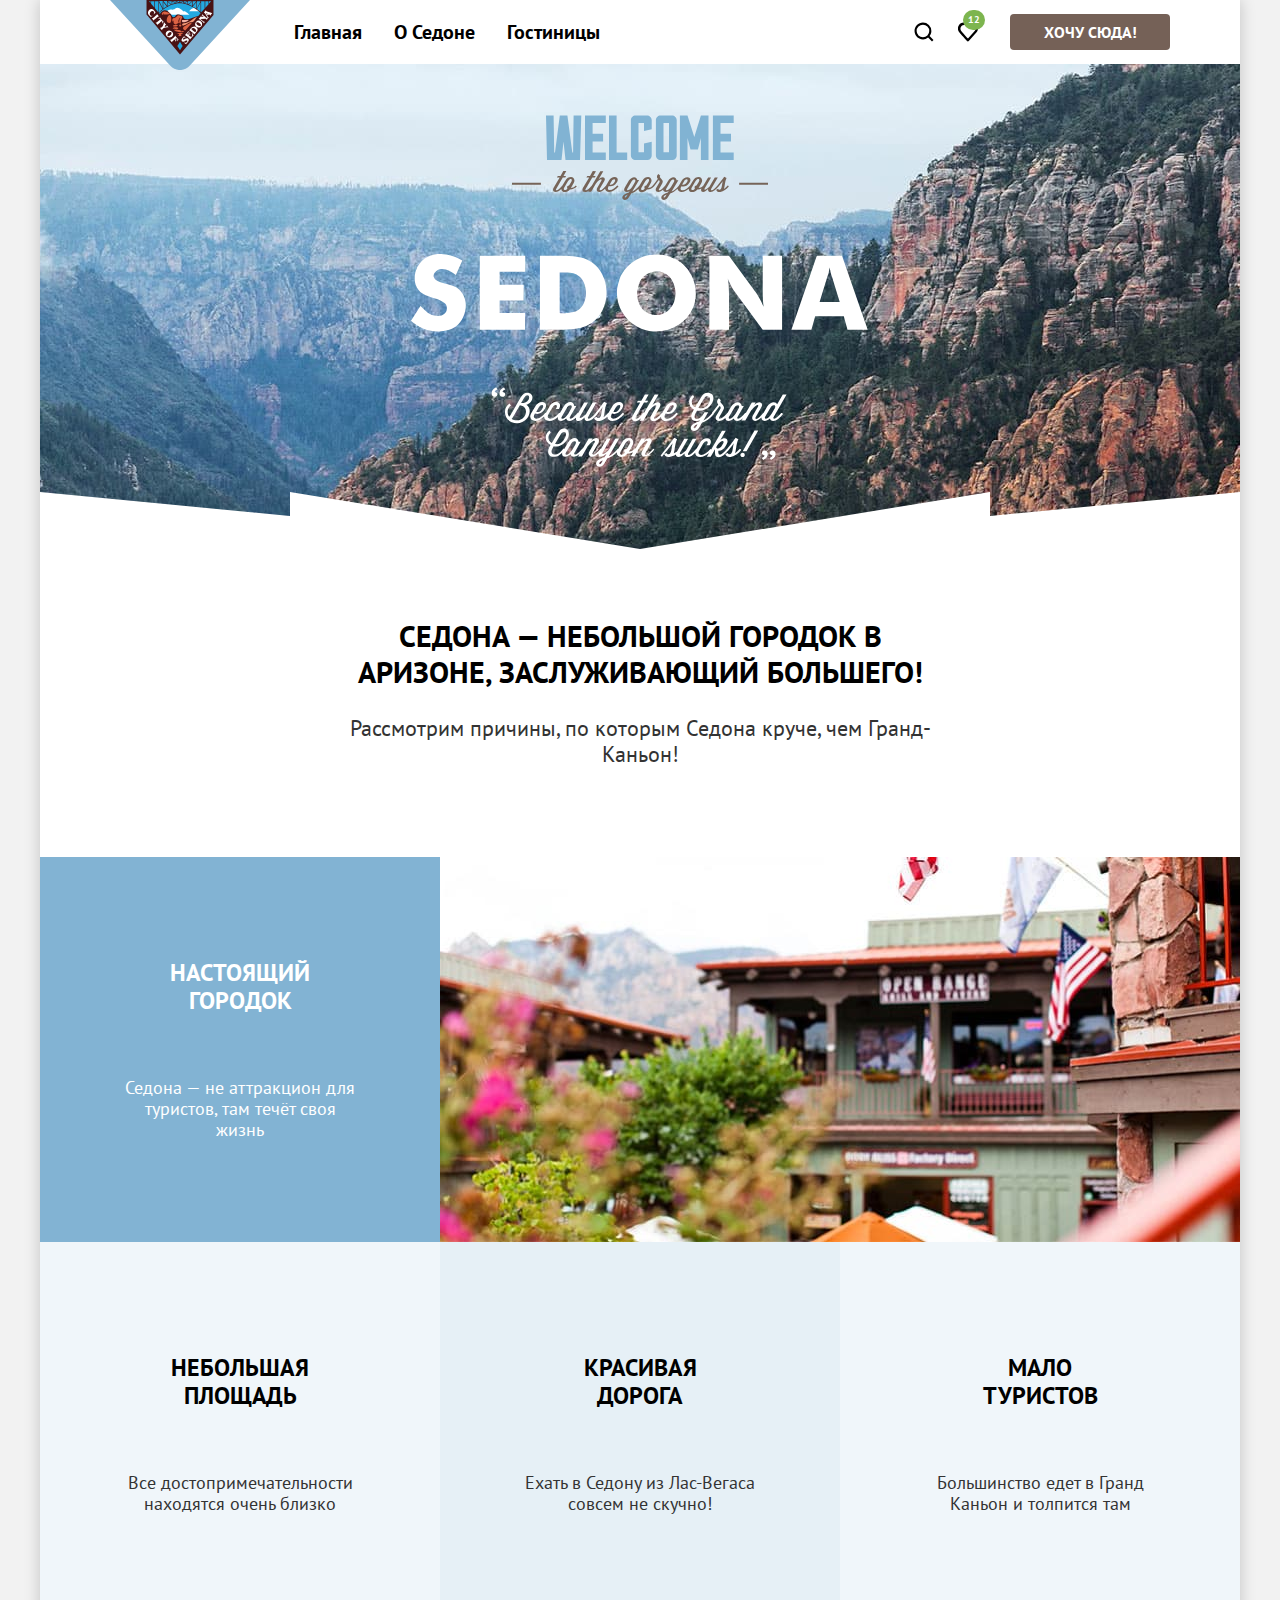
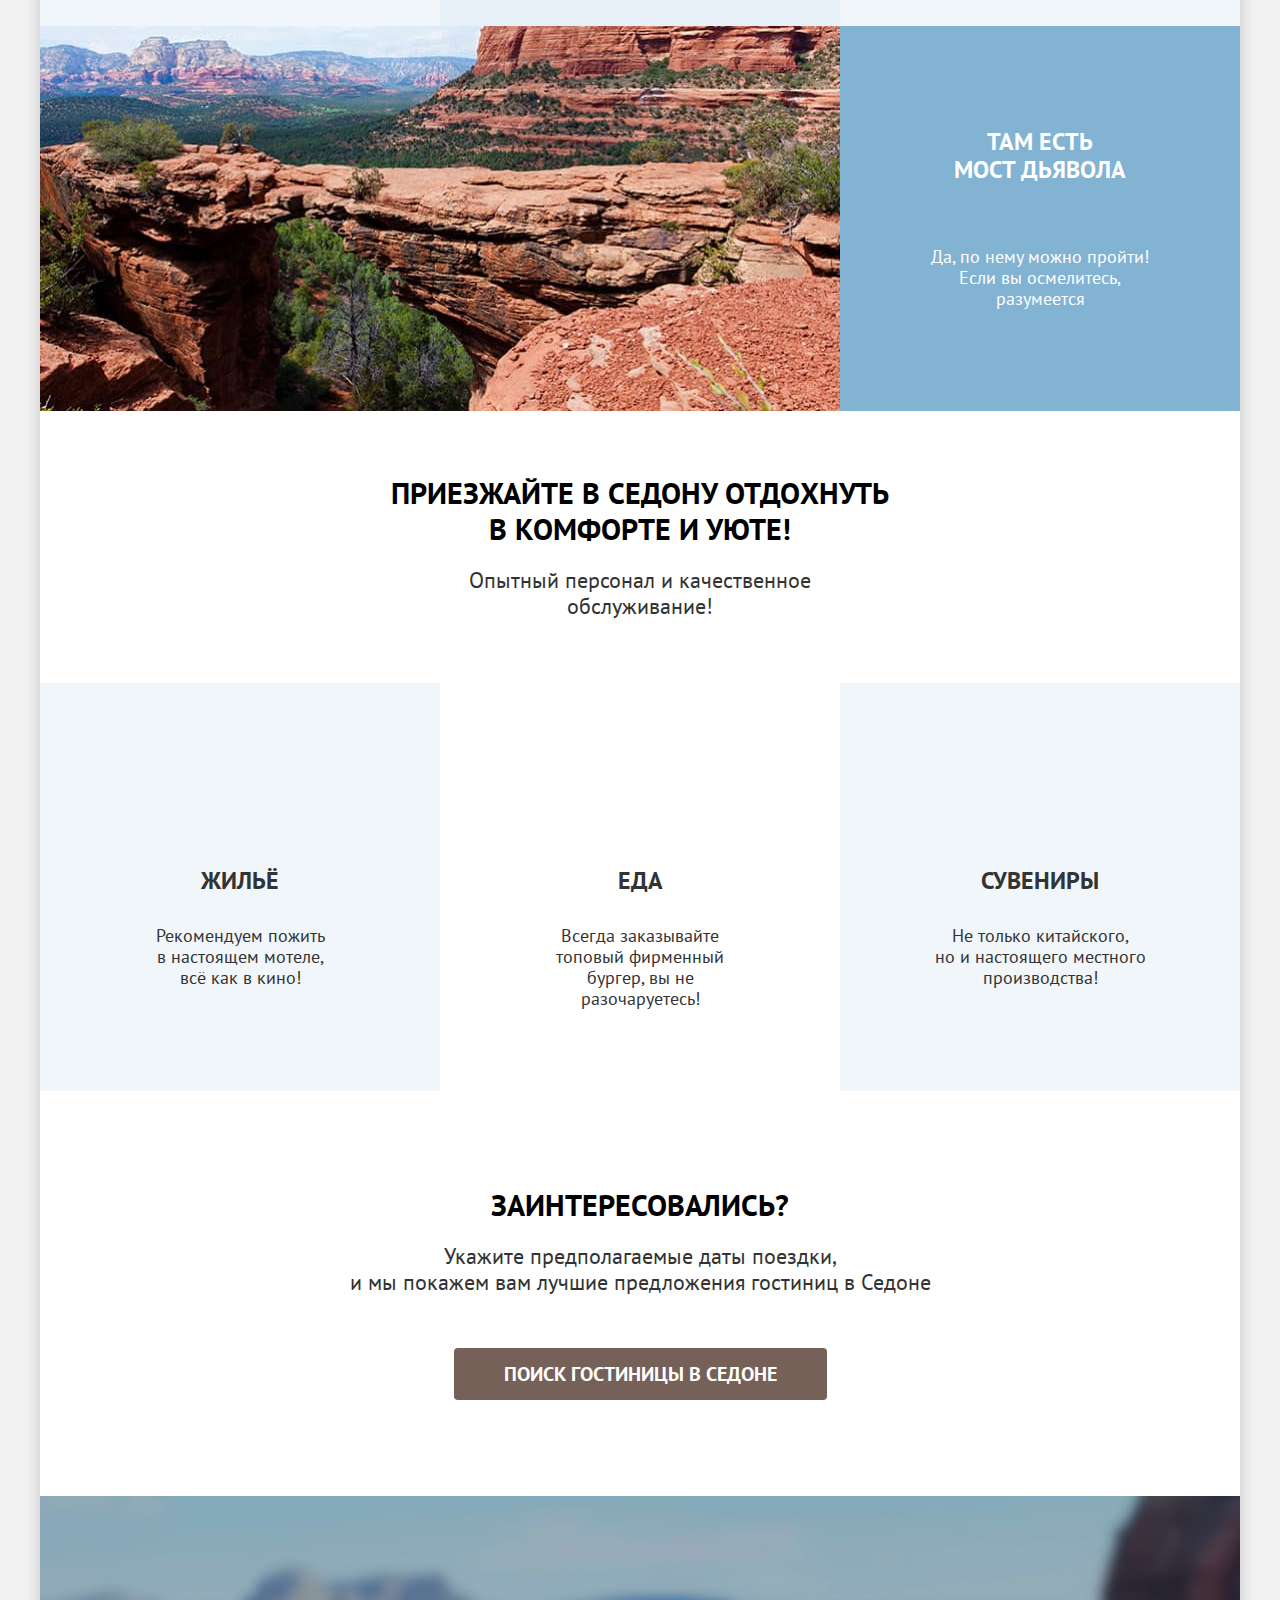
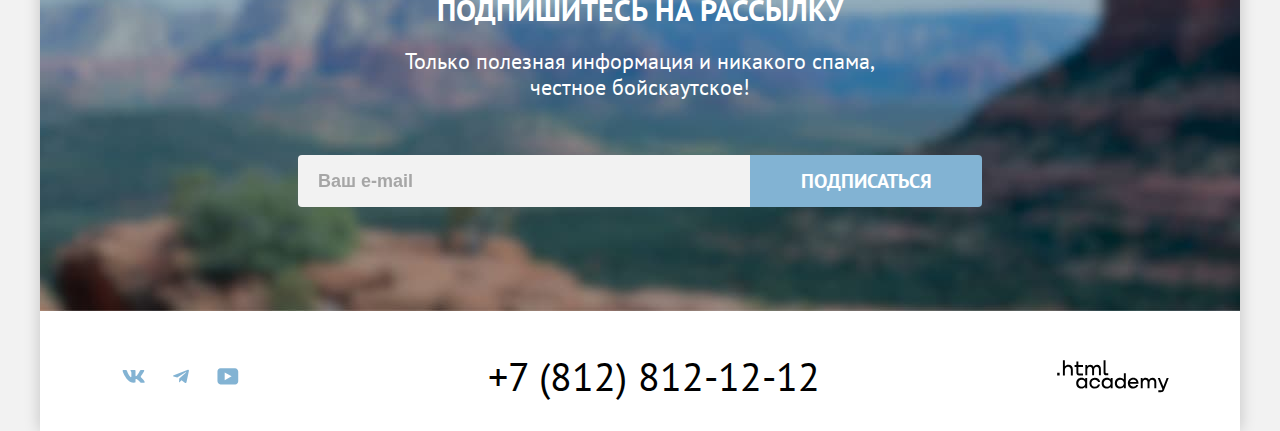
<file: index.html>
<!DOCTYPE html>
<html lang="ru">
<head>
  <meta charset="utf-8">
  <title>Седона</title>
  <link rel="stylesheet" href="styles/styles.css">
</head>

<body>
<div class="page-container">
  <header class="page-header">
    <a class="logo" href="index.html" aria-current="page">
      <img class="logo-image" src="images/icons/logo.svg" width="140" height="70" alt="Логотип Седона">
    </a>
    <nav class="navigation">
      <ul class="navigation-list">
        <li class="navigation-item">
          <a class="navigation-link" href="index.html" aria-current="page">Главная</a>
        </li>
        <li class="navigation-item">
          <a class="navigation-link" href="#">О Седоне</a>
        </li>
        <li class="navigation-item">
          <a class="navigation-link" href="catalog.html">Гостиницы</a>
        </li>
      </ul>
      <ul class="navigation-list navigation-user">
        <li class="navigation-item">
          <a class="navigation-link navigation-link-search" href="#">
            <span class="visually-hidden">Поиск</span>
          </a>
        </li>
        <li class="navigation-item">
          <a class="navigation-link navigation-link-favorite" href="#">
            <span class="visually-hidden">Отелей в избранном</span>
            <span class="favorite-count">12</span>
          </a>
        </li>
      </ul>
    </nav>
    <a class="button page-header-button" href="#">Хочу сюда!</a>
  </header>
  <main class="main">
    <section class="hero">
      <h1 class="visually-hidden">Добро пожаловать в Седону</h1>
      <img class="hero-image" src="images/icons/welcome.svg" width="458" height="352"
           alt="Welcome to the gorgeous Sedona, because the Grand Canyon sucks!">
    </section>
    <section class="advantages">
      <h2 class="advantages-title">Седона — небольшой городок в Аризоне,
        заслуживающий большего!</h2>
      <p class="advantages-description">Рассмотрим причины, по которым Седона круче, чем Гранд-Каньон!</p>
      <ul class="advantages-list">
        <li class="advantages-item advantages-item-wide">
          <div class="advantages-item-content">
            <h3 class="advantages-item-title">Настоящий городок</h3>
            <p class="advantages-item-description">Седона — не аттракцион для туристов, там течёт своя жизнь</p>
          </div>
          <img class="advantages-item-image" src="images/advantages/1.jpg" width="800" height="385"
               alt="Улица Седоны в стиле вестерна">
        </li>
        <li class="advantages-item">
          <h3 class="advantages-item-title">Небольшая площадь</h3>
          <p class="advantages-item-description">Все достопримечательности находятся очень близко</p>
        </li>
        <li class="advantages-item">
          <h3 class="advantages-item-title">Красивая дорога</h3>
          <p class="advantages-item-description">Ехать в Седону из Лас-Вегаса совсем не скучно!</p>
        </li>
        <li class="advantages-item">
          <h3 class="advantages-item-title">Мало<br> туристов</h3>
          <p class="advantages-item-description">Большинство едет в Гранд Каньон и толпится там</p>
        </li>
        <li class="advantages-item advantages-item-wide advantages-item-reversed">
          <div class="advantages-item-content">
            <h3 class="advantages-item-title">Там есть<br> мост дьявола</h3>
            <p class="advantages-item-description">Да, по нему можно пройти! Если вы осмелитесь, разумеется</p>
          </div>
          <img class="advantages-item-image" src="images/advantages/2.jpg" width="800" height="385"
               alt="Мост Дьявола с панорамой на каньоны">
        </li>
      </ul>
    </section>
    <section class="features">
      <h2 class="features-title">Приезжайте в Седону отдохнуть в комфорте и уюте!</h2>
      <p class="features-description">Опытный персонал и качественное обслуживание!</p>
      <ul class="features-list">
        <li class="features-item">
          <h3 class="features-item-title">Жильё</h3>
          <p class="features-item-description">Рекомендуем пожить<br> в настоящем мотеле,<br>
            всё как в кино!</p>
        </li>
        <li class="features-item">
          <h3 class="features-item-title">Еда</h3>
          <p class="features-item-description">Всегда заказывайте<br> топовый фирменный бургер, вы не разочаруетесь!</p>
        </li>
        <li class="features-item">
          <h3 class="features-item-title">Сувениры</h3>
          <p class="features-item-description">Не только китайского,<br> но и настоящего местного производства!</p>
        </li>
      </ul>
    </section>
    <section class="search">
      <h2 class="search-title">Заинтересовались?</h2>
      <p class="search-description">Укажите предполагаемые даты поездки,<br> и мы покажем вам лучшие предложения гостиниц в
        Седоне</p>
      <button class="button button-big" type="button">Поиск гостиницы в Седоне</button>
    </section>
    <section class="subscribe">
      <h2 class="subscribe-title">Подпишитесь на рассылку</h2>
      <p class="subscribe-description">Только полезная информация и никакого спама, честное бойскаутское!</p>
      <form class="subscribe-form" action="https://echo.htmlacademy.ru/" method="post">
        <label class="visually-hidden" for="subscribe-email">Email</label>
        <input class="field" name="subscribe-email" type="email" id="subscribe-email" placeholder="Ваш e-mail" required>
        <button class="subscribe-button button button-second button-big" type="submit">Подписаться</button>
      </form>
    </section>
  </main>
  <footer class="page-footer">
    <ul class="social">
      <li class="social-item">
        <a
          class="social-link social-link-vk"
          href="https://vk.com/htmlacademy"
          target="_blank"
          rel="noopener"
        >
          <span class="visually-hidden">VK</span>
        </a>
      </li>
      <li class="social-item">
        <a
          class="social-link social-link-tg"
          href="https://t.me/htmlacademy"
          target="_blank"
          rel="noopener">
          <span class="visually-hidden">Telegram</span>
        </a>
      </li>
      <li class="social-item">
        <a
          class="social-link social-link-yt"
          href="https://www.youtube.com/user/htmlacademyru"
          target="_blank"
          rel="noopener">
          <span class="visually-hidden">YouTube</span>
        </a>
      </li>
    </ul>
    <a class="page-footer-phone" href="tel:+78128121212">+7 (812) 812-12-12</a>
    <a
      class="page-footer-academy-link"
       href="https://htmlacademy.ru/"
       target="_blank"
       rel="noopener"
    >
      <span class="visually-hidden">HTML Academy</span>
    </a>
  </footer>
</div>
</body>
</html>
</file>
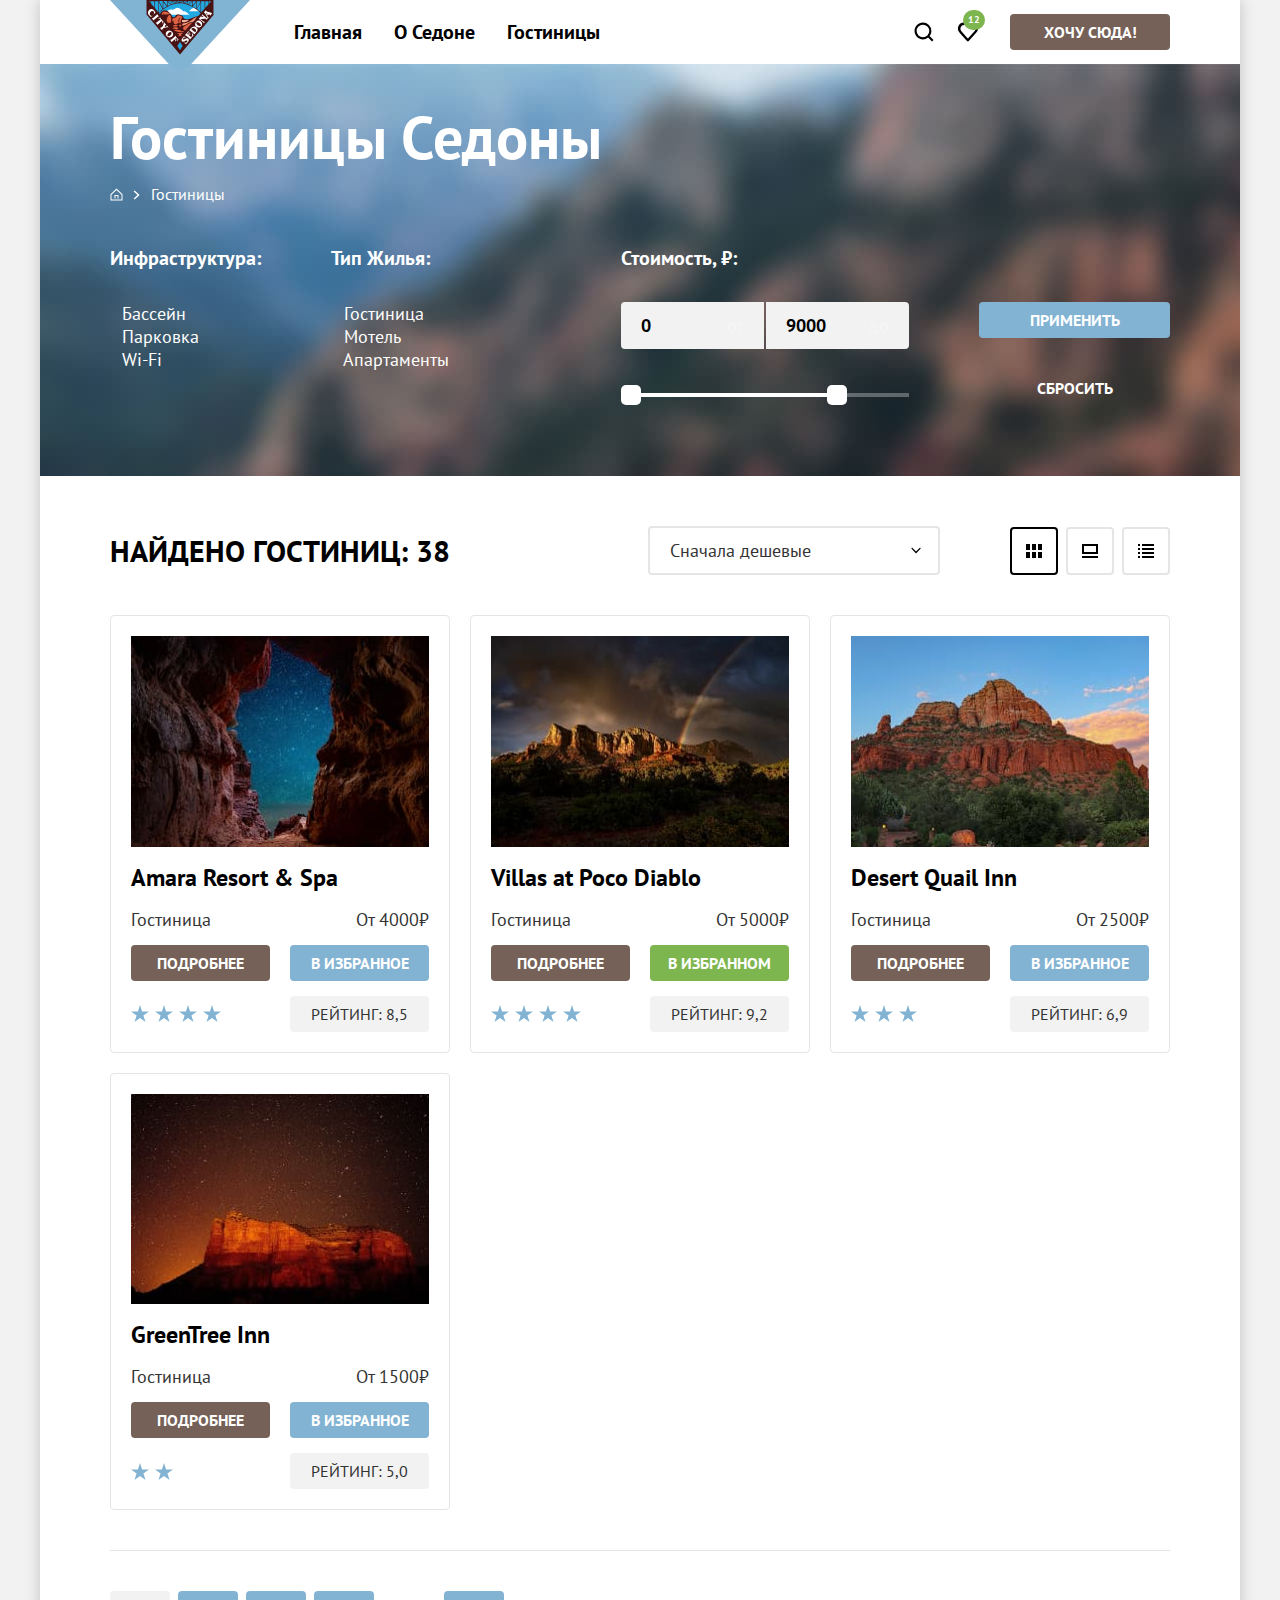
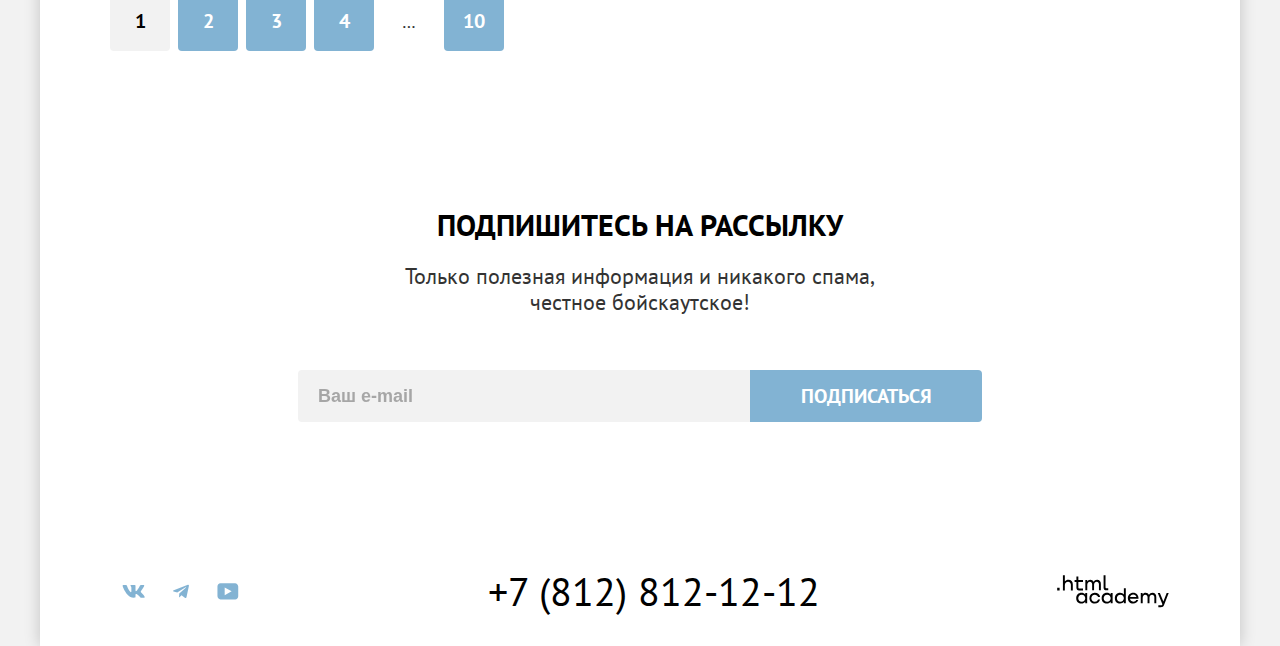
<file: catalog.html>
<!DOCTYPE html>
<html lang="ru">
<head>
  <meta charset="utf-8">
  <title>Каталог</title>
  <link rel="stylesheet" href="styles/styles.css">
</head>

<body>
<div class="page-container">
  <header class="page-header">
    <a class="logo" href="index.html">
      <img class="logo-image" src="images/icons/logo.svg" width="140" height="70" alt="Логотип Седона">
    </a>
    <nav class="navigation">
      <ul class="navigation-list">
        <li class="navigation-item">
          <a class="navigation-link" href="index.html">Главная</a>
        </li>
        <li class="navigation-item">
          <a class="navigation-link" href="#">О Седоне</a>
        </li>
        <li class="navigation-item">
          <a class="navigation-link" href="catalog.html" aria-current="page">Гостиницы</a>
        </li>
      </ul>
      <ul class="navigation-list navigation-user">
        <li class="navigation-item">
          <a class="navigation-link navigation-link-search" href="#">
            <span class="visually-hidden">Поиск</span>
          </a>
        </li>
        <li class="navigation-item">
          <a class="navigation-link navigation-link-favorite" href="#">
            <span class="visually-hidden">В избранном</span>
            <span class="favorite-count">12</span>
          </a>
        </li>
      </ul>
    </nav>
    <a class="button page-header-button" href="#">Хочу сюда!</a>
  </header>
  <main class="main main-inner">
    <section class="catalog">
      <div class="inner-header">
        <h1 class="inner-header-title">Гостиницы Седоны</h1>

        <ul class="breadcrumbs">
          <li class="breadcrumbs-item">
            <a class="breadcrumbs-link breadcrumbs-link-home" href="index.html">
              <span class="visually-hidden">Главная</span>
            </a>
          </li>
          <li class="breadcrumbs-item">
            <span class="breadcrumbs-link breadcrumbs-link-current">Гостиницы</span>
          </li>
        </ul>

        <form class="catalog-filter" action="https://echo.htmlacademy.ru/" method="get">
          <fieldset class="catalog-filter-group">
            <legend class="catalog-filter-title">Инфраструктура:</legend>
            <ul class="catalog-filter-list">
              <li class="catalog-filter-item">
                <label class="control">
                  <input class="control-input" type="checkbox" name="pool" checked>
                  Бассейн
                </label>
              </li>
              <li class="catalog-filter-item">
                <label class="control">
                  <input class="control-input" type="checkbox" name="parking" checked>
                  Парковка
                </label>
              </li>
              <li class="catalog-filter-item">
                <label class="control">
                  <input class="control-input" type="checkbox" name="wifi">
                  Wi-Fi
                </label>
              </li>
            </ul>
          </fieldset>

          <fieldset class="catalog-filter-group">
            <legend class="catalog-filter-title">Тип жилья:</legend>
            <ul class="catalog-filter-list">
              <li class="catalog-filter-item">
                <label class="control">
                  <input class="control-input" type="radio" name="group" value="hotel" checked>
                  Гостиница
                </label>
              </li>
              <li class="catalog-filter-item">
                <label class="control">
                  <input class="control-input" type="radio" name="group" value="motel">
                  Мотель
                </label>
              </li>
              <li class="catalog-filter-item">
                <label class="control">
                  <input class="control-input" type="radio" name="group" value="apartment">
                  Апартаменты
                </label>
              </li>
            </ul>
          </fieldset>

          <fieldset class="catalog-filter-group filter-group-price">
            <legend class="catalog-filter-title">Стоимость, ₽:</legend>

            <div class="range-wrapper-inputs">
              <div class="range-wrapper-input">
                <input class="range-input range-input-min" type="number" name="min-price" value="0" id="min-price">
                <label class="catalog-filter-label" for="min-price"> от</label>
              </div>
              <div class="range-wrapper-input">
                <input class="range-input range-input-max" type="number" name="max-price" value="9000" id="max-price">
                <label class="catalog-filter-label" for="max-price"> до</label>
              </div>
            </div>

            <div class="range">
              <div class="range-scale">
                <div class="range-bar" style="left: 0; width: 226px">
                  <button class="range-toggle toggle-min" type="button">
                        <span class="visually-hidden">Изменить миинимальцую
                          цену</span>
                  </button>
                  <button class="range-toggle toggle-max" type="button">
                        <span class="visually-hidden">Изменить максимальную
                          цену</span>
                  </button>
                </div>
              </div>
            </div>
          </fieldset>

          <div class="catalog-filter-buttons">
            <button class="catalog-filter-button button button-second" type="submit">Применить</button>
            <button class="catalog-filter-button button button-reset" type="reset">Сбросить</button>
          </div>
        </form>
      </div>

      <div class="catalog-wrapper">
        <div class="sort-wrapper">
          <p class="catalog-found">Найдено гостиниц: 38</p>

          <select class="catalog-select" aria-label="Сортировка">
            <option value="popular">Сначала популярные</option>
            <option value="cheap" selected>Сначала дешевые</option>
            <option value="expensive">Сначала дорогие</option>
          </select>

          <ul class="catalog-view">
            <li class="catalog-view-item">
              <a class="catalog-view-toggle catalog-view-toggle-active toggle-tile"
                 href="catalog.html?view=tile">
                <span class="visually-hidden">Показать плиткой</span>
              </a>
            </li>
            <li class="catalog-view-item">
              <a class="catalog-view-toggle toggle-card" href="catalog.html?view=card">
                <span class="visually-hidden">Показать карточками</span>
              </a>
            </li>
            <li class="catalog-view-item">
              <a class="catalog-view-toggle toggle-list" href="catalog.html?view=list">
                <span class="visually-hidden">Показать списком</span>
              </a>
            </li>
          </ul>
        </div>

        <ul class="catalog-list">
          <li class="hotel-card">
            <article class="hotel-card-inner">
              <a class="hotel-card-image-link" href="#">
                <img class="hotel-card-image" src="images/catalog/1.jpg" width="300" height="212"
                     alt="Ночное звездное небо из пещеры в Седоне">
              </a>
              <h3 class="hotel-card-title">
                <a class="hotel-card-title-link" href="#" tabindex="-1">Amara Resort & Spa</a>
              </h3>
              <p class="hotel-card-type">Гостиница</p>
              <p class="hotel-card-price">от 4000₽</p>
              <a class="hotel-card-button button" href="#">Подробнее</a>
              <button class="hotel-card-button  button button-second" type="button" aria-pressed="false">
                В избранное
              </button>
              <p class="hotel-card-stars hotel-card-stars-4" role="img">
                <span class="visually-hidden">4 звезды</span>
              </p>
              <p class="hotel-card-rating">Рейтинг: 8,5</p>
            </article>
          </li>
          <li class="hotel-card">
            <article class="hotel-card-inner">
              <a class="hotel-card-image-link" href="#" tabindex="-1">
                <img class="hotel-card-image" src="images/catalog/2.jpg" width="300" height="212"
                     alt="Радуга над горами Седоны">
              </a>
              <h3 class="hotel-card-title">
                <a class="hotel-card-title-link" href="#" tabindex="-1">Villas at Poco Diablo</a>
              </h3>
              <p class="hotel-card-type">Гостиница</p>
              <p class="hotel-card-price">от 5000₽</p>
              <a class="hotel-card-button button" href="#">Подробнее</a>
              <button class="hotel-card-button button button-select" type="button" aria-pressed="true">В избранном
              </button>
              <p class="hotel-card-stars hotel-card-stars-4" role="img">
                <span class="visually-hidden">4 звезды</span>
              </p>
              <p class="hotel-card-rating">Рейтинг: 9,2</p>
            </article>
          </li>
          <li class="hotel-card">
            <article class="hotel-card-inner">
              <a class="hotel-card-image-link" href="#" tabindex="-1">
                <img class="hotel-card-image" src="images/catalog/3.jpg" width="300" height="212"
                     alt="Деревья у подножия гор Седоны">
              </a>
              <h3 class="hotel-card-title">
                <a class="hotel-card-title-link" href="#" tabindex="-1">Desert Quail Inn</a>
              </h3>
              <p class="hotel-card-type">Гостиница</p>
              <p class="hotel-card-price">от 2500₽</p>
              <a class="hotel-card-button button" href="#">Подробнее</a>
              <button class="hotel-card-button button button-second" type="button" aria-pressed="false">
                В избранное
              </button>
              <p class="hotel-card-stars hotel-card-stars-3" role="img">
          <span class="visually-hidden">
            3 звезды
          </span>
              </p>
              <p class="hotel-card-rating">Рейтинг: 6,9</p>
            </article>
          </li>
          <li class="hotel-card">
            <article class="hotel-card-inner">
              <a class="hotel-card-image-link" href="#" tabindex="-1">
                <img class="hotel-card-image" src="images/catalog/4.jpg" width="300" height="212"
                     alt="Ночное небо и горы Седоны">
              </a>
              <h3 class="hotel-card-title">
                <a class="hotel-card-title-link title-text" href="#" tabindex="-1">GreenTree Inn
                </a>
              </h3>
              <p class="hotel-card-type">Гостиница</p>
              <p class="hotel-card-price">от 1500₽</p>
              <a class="hotel-card-button button" href="#">Подробнее</a>
              <button class="hotel-card-button button button-second" type="button" aria-pressed="false">
                В избранное
              </button>
              <p class="hotel-card-stars hotel-card-stars-2" role="img">
                <span class="visually-hidden">2 звезды</span>
              </p>
              <p class="hotel-card-rating">Рейтинг: 5,0</p>
            </article>
          </li>
        </ul>
        <ul class="pagination">
          <li class="pagination-item">
            <a class="pagination-link pagination-link-current">1</a>
          </li>
          <li class="pagination-item">
            <a class="pagination-link" href="#">2</a>
          </li>
          <li class="pagination-item">
            <a class="pagination-link" href="#">3</a>
          </li>
          <li class="pagination-item">
            <a class="pagination-link" href="#">4</a>
          </li>
          <li class="pagination-item pagination-item-ellipsis">
            <span aria-hidden="true">…</span>
          </li>
          <li class="pagination-item">
            <a class="pagination-link" href="#">10</a>
          </li>
        </ul>
      </div>
    </section>
    <section class="subscribe">
      <h2 class="subscribe-title">Подпишитесь на рассылку</h2>
      <p class="subscribe-description">Только полезная информация и никакого спама, честное бойскаутское!</p>
      <form class="subscribe-form" action="https://echo.htmlacademy.ru/" method="post">
        <label class="visually-hidden" for="subscribe-email">Email</label>
        <input class="field" name="subscribe-email" type="email" id="subscribe-email" placeholder="Ваш e-mail" required>
        <button class="subscribe-button button button-second button-big" type="submit">Подписаться</button>
      </form>
    </section>
  </main>
  <footer class="page-footer">
    <ul class="social">
      <li class="social-item">
        <a
          class="social-link social-link-vk"
          href="https://vk.com/htmlacademy"
          target="_blank"
          rel="noopener"
        >
          <span class="visually-hidden">VK</span>
        </a>
      </li>
      <li class="social-item">
        <a
          class="social-link social-link-tg"
          href="https://t.me/htmlacademy"
          target="_blank"
          rel="noopener">
          <span class="visually-hidden">Telegram</span>
        </a>
      </li>
      <li class="social-item">
        <a
          class="social-link social-link-yt"
          href="https://www.youtube.com/user/htmlacademyru"
          target="_blank"
          rel="noopener">
          <span class="visually-hidden">YouTube</span>
        </a>
      </li>
    </ul>
    <a class="page-footer-phone" href="tel:+78128121212">+7 (812) 812-12-12</a>
    <a
      class="page-footer-academy-link"
      href="https://htmlacademy.ru/"
      target="_blank"
      rel="noopener"
    >
      <span class="visually-hidden">HTML Academy</span>
    </a>
  </footer>
</div>
</body>
</html>
</file>
<file: styles/styles.css>
@font-face {
  font-family: "PT Sans";
  font-style: normal;
  font-weight: 400;
  src: url("../fonts/ptsans-400.woff2") format("woff2");
  font-display: swap;
}

@font-face {
  font-family: "PT Sans";
  font-style: normal;
  font-weight: 700;
  src: url("../fonts/ptsans-700.woff2") format("woff2");
  font-display: swap;
}

*,
*:before,
*:after {
  box-sizing: border-box;
}

html {
  height: 100%;
  background-color: #f2f2f2;
}

body {
  min-width: 1280px;
  height: 100%;
  margin: 0 auto;
  font-family: "PT Sans", sans-serif;
  font-style: normal;
  font-size: 18px;
  font-weight: 400;
  line-height: 21px;
  color: #333333;
}

img {
  max-width: 100%;
  height: auto;
  object-fit: contain;
}

.page-container {
  display: flex;
  flex-direction: column;
  max-width: 1200px;
  min-height: 100%;
  margin: 0 auto;
  background-color: #ffffff;
  box-shadow: 0 0 15px 0 rgba(0, 0, 0, 0.2);
}

.visually-hidden {
  position: absolute;
  width: 1px;
  height: 1px;
  margin: -1px;
  padding: 0;
  border: 0;
  clip: rect(0 0 0 0);
  overflow: hidden;
}

.button {
  display: inline-block;
  padding: 8px 10px;
  font-family: inherit;
  font-size: 16px;
  font-weight: 700;
  text-align: center;
  text-transform: uppercase;
  text-decoration: none;
  line-height: 20px;
  color: #ffffff;
  background: #756157;
  border: none;
  border-radius: 4px;
  cursor: pointer;
}

.button-second {
  background-color: #82b3d3;
}

.button-select {
  background-color: #7db54f;
}

.button-reset {
  background-color: transparent;
}

.button-big {
  padding: 8px 50px;
  font-size: 20px;
  line-height: 36px;
}

.page-container {
  width: 1280px;
  margin: 0 auto;
  background: #ffffff;
}

.page-header {
  display: grid;
  grid-template-columns: min-content 1fr min-content;
  align-items: start;
  padding: 0 70px;
  color: #000000;
  background: #ffffff;
}

.logo {
  margin-right: 28px;
  width: 140px;
  height: 70px;
  align-self: flex-start;
  margin-bottom: -6px;
  z-index: 1;
}

.navigation {
  display: flex;
  justify-content: space-between;
  align-items: flex-start;
  column-gap: 20px;
}

.navigation-list {
  max-width: 500px;
  display: flex;
  flex-wrap: wrap;
  margin: 0;
  padding: 0;
  list-style: none;
}

.navigation-user {
  max-width: 180px;
  margin-left: auto;
  justify-content: flex-end;
}

.navigation-link {
  position: relative;
  display: block;
  padding: 20px 16px;
  font-size: 20px;
  font-weight: 700;
  line-height: 24px;
  text-align: center;
  text-decoration: none;
  color: inherit;
  background: #ffffff;
}

.navigation-user .navigation-link {
  width: 44px;
  height: 64px;
  background-repeat: no-repeat;
  background-position: center;
  background-size: 20px 20px;
}

.navigation-link-search {
  background-image: url("../images/icons/search.svg");
}

.navigation-link-favorite {
  background-image: url("../images/icons/heart.svg");
}

.favorite-count {
  position: absolute;
  top: 10px;
  right: 5px;
  display: flex;
  padding: 5px;
  justify-content: center;
  align-items: center;
  font-size: 10px;
  line-height: 10px;
  color: #ffffff;
  background: #7db54f;
  border-radius: 100vh;
}

.page-header-button {
  margin-top: 14px;
  margin-left: 20px;
  width: 160px;
}

.main {
  flex-grow: 1;
}

.hero {
  padding-top: 51px;
  padding-bottom: 82px;
  color: white;
  background-color: #7db54f;
  background-image:
    url("../images/icons/divider.svg"),
    url("../images/hero/hero-background.jpg");
  background-size: 100% auto, cover;
  background-position: center bottom, center;
  background-repeat: no-repeat;
}

.hero-image {
  display: block;
  margin: 0 auto;
}

.advantages {
  padding-top: 69px;
  text-align: center;
}

.advantages-title {
  width: 620px;
  margin: 0 auto 25px;
  font-size: 30px;
  line-height: 36px;
  text-transform: uppercase;
  color: #000000;
}

.advantages-description {
  width: 652px;
  margin: 0 auto 90px;
  font-size: 22px;
  line-height: 26px;
}

.advantages-list {
  display: grid;
  grid-template-columns: repeat(3, 1fr);
  margin: 0;
  padding: 0;
  list-style: none;
}

.advantages-item {
  padding: 112px 85px;
  background: rgba(131, 179, 211, 0.12);
}

.advantages-item:nth-child(odd) {
  background: rgba(131, 179, 211, 0.2);
}

.advantages-item-title {
  width: 175px;
  margin: 0 auto 62px;
  font-size: 24px;
  text-transform: uppercase;
  line-height: 28px;
  color: #000000;
}

.advantages-item-description {
  margin: 0 auto;
}

.advantages-item.advantages-item-wide {
  grid-column: 1 / -1;
  display: flex;
  padding: 0;
  color: #ffffff;
  background: #82b3d3;
}

.advantages-item-reversed {
  flex-direction: row-reverse;
}

.advantages-item-wide .advantages-item-content {
  padding: 102px 85px;
}

.advantages-item.advantages-item-wide .advantages-item-title {
  color: #ffffff;
}

.features {
  padding-top: 64px;
  text-align: center;
}

.features-title {
  width: 505px;
  margin: 0 auto 20px;
  font-size: 30px;
  line-height: 36px;
  text-transform: uppercase;
  color: #000000;
}

.features-description {
  width: 490px;
  margin: 0 auto 64px;
  font-size: 22px;
  line-height: 26px;
}

.features-list {
  display: grid;
  grid-template-columns: repeat(3, 1fr);
  margin: 0;
  padding: 0;
  list-style: none;
}

.features-item {
  padding: 82px 85px;
}

.features-item:nth-child(odd) {
  background: rgba(131, 179, 211, 0.12);
}

.features-item-title {
  margin: 102px auto 30px;
  font-size: 24px;
  text-transform: uppercase;
  line-height: 28px;
}

.features-item-description {
  margin: 0 auto;
}

.search {
  padding-top: 96px;
  padding-bottom: 96px;
  text-align: center;
}

.search-title {
  width: 300px;
  margin: 0 auto 20px;
  font-size: 30px;
  text-transform: uppercase;
  line-height: 36px;
  color: #000000;
}

.search-description {
  width: 592px;
  margin: 0 auto 53px;
  font-size: 22px;
  line-height: 26px;
}

.subscribe {
  padding-top: 96px;
  padding-bottom: 104px;
  text-align: center;
  color: #ffffff;
  background-color: #7db54f;
  background-image: url("../images/subscribe/subscribe-background.jpg");
  background-size: cover;
  background-position: center;
  background-repeat: no-repeat;
}

.subscribe-title {
  width: 475px;
  margin:0 auto 20px;
  font-size: 30px;
  text-transform: uppercase;
  line-height: 36px;
}

.subscribe-description {
  width: 475px;
  margin: 0 auto 55px;
  font-size: 22px;
  line-height: 26px;
}

.subscribe-form {
  display: grid;
  grid-template-columns: 1fr 232px;
  width: 684px;
  margin: 0 auto;
}

.field {
  padding: 14px 20px;
  font-size: 18px;
  font-weight: 700;
  line-height: 24px;
  color: #000000;
  background-color: #f2f2f2;
  border: none;
  border-top-left-radius: 4px;
  border-bottom-left-radius: 4px;
}

.subscribe-button {
  border-top-left-radius: 0;
  border-bottom-left-radius: 0;
}

.field::placeholder {
  opacity: 0.6;
}

.page-footer {
  display: flex;
  justify-content: space-between;
  align-items: center;
  padding: 45px 70px 35px;
}

.social {
  width: 142px;
  display: flex;
  flex-wrap: wrap;
  margin: 0;
  padding: 0;
  list-style: none;
}

.social-item,
.social-link {
  display: flex;
  justify-content: center;
  align-items: center;
  width: 47px;
  height: 40px;
}

.social-link::before {
  content: "";
  background-color: #83b3d3;
  mask-size: contain;
  mask-position: center;
  mask-repeat: no-repeat;
}

.social-link:hover::before,
.social-link:focus-visible::before {
  background-color: #68a2ca;
}

.social-link:active::before {
  background-color: rgba(104, 162, 202, 0.3);
}

.social-link-vk::before {
  width: 24px;
  height: 14px;
  mask-image: url("../images/icons/vk.svg");
}

.social-link-tg::before {
  width: 18px;
  height: 15px;
  mask-image: url("../images/icons/telegram.svg");
}

.social-link-yt::before {
  width: 22px;
  height: 17px;
  mask-image: url("../images/icons/youtube.svg");
}

.page-footer-phone {
  font-family: inherit;
  font-size: 40px;
  line-height: 40px;
  text-transform: uppercase;
  text-decoration: none;
  text-align: center;
  color: #000000;
}

.page-footer-phone:hover,
.page-footer-phone:focus-visible {
  color: #756157;
}

.page-footer-phone:active {
  color: rgba(117, 97, 87, 0.3);
}

.page-footer-academy-link {
  display: flex;
  justify-content: center;
  align-items: center;
  width: 115px;
  height: 33px;
}

.page-footer-academy-link::before {
  content: "";
  display: block;
  width: 115px;
  height: 33px;
  background-color: #000000;
  mask-image: url("../images/icons/html-academy.svg");
  mask-size: contain;
  mask-position: center;
  mask-repeat: no-repeat;
}

.page-footer-academy-link:hover .page-footer-academy-icon,
.page-footer-academy-link:focus-visible .page-footer-academy-icon {
  background-color: #756157;
}

.page-footer-academy-link:active .page-footer-academy-icon {
  background-color: rgba(117, 97, 87, 0.3);
}

.inner-header {
  color: #ffffff;
  padding: 35px 70px 70px;
  background-color: #7db54f;
  background-image: url("../images/header/header-background.jpg");
  background-size: cover;
  background-position: center;
  background-repeat: no-repeat;
}

.inner-header-title {
  margin: 0 auto 8px 0;
  font-size: 60px;
  line-height: 77px;
}

.breadcrumbs {
  display: flex;
  align-items: center;
  flex-wrap: wrap;
  margin: 0 auto 41px;
  padding: 0;
  list-style: none;
}

.breadcrumbs-item {
  display: flex;
  align-items: center;
}

.breadcrumbs-item:not(:last-child) {
  position: relative;
  margin-right: 28px;
}

.breadcrumbs-item:not(:last-child)::after {
  position: absolute;
  content: "";
  top: 50%;
  transform: translateY(-50%);
  right: -17px;
  width: 7px;
  height: 10px;
  background-image: url("../images/icons/arrow-right.svg");
  background-size: contain;
  background-position: center;
  background-repeat: no-repeat;
}

.breadcrumbs-link {
  display: block;
  color: inherit;
  font-size: 16px;
  line-height: 21px;
}

.breadcrumbs-link-home {
  display: inline-block;
  width: 13px;
  height: 21px;
  background-image: url("../images/icons/home.svg");
  background-size: contain;
  background-position: center;
  background-repeat: no-repeat;
}

.catalog-filter {
  display: flex;
}

.catalog-filter-group {
  margin: 0 70px 0 0;
  width: 150px;
  padding: 0;
  border: none;
}

.catalog-filter-title {
  margin: 0 auto 32px 0;
  padding: 0;
  font-weight: 700;
  font-size: 20px;
  text-transform: capitalize;
  line-height: 24px;
}

.catalog-filter-list {
  margin: 0;
  padding: 0;
  list-style: none;
}

.control-input {
  appearance: none;
}

.control {
  font-size: 18px;
  line-height: 23px;
}

.control:not(:last-child) {
  margin-bottom: 16px;
}

.filter-group-price {
  width: 288px;
  margin: 0 auto 0 70px;
  padding: 0;
}

.range-wrapper-inputs {
  display: flex;
  justify-content: space-between;
  gap: 2px;
}

.range-wrapper-input:not(:last-child) {
  margin-bottom: 44px
}

.range-wrapper-input {
  position: relative;
}

.range-input {
  width: 143px;
  padding: 13px 50px 13px 20px;
  font: inherit;
  font-weight: 700;
  background-color: #f2f2f2;
  border: none;
  border-radius: 4px;
  -webkit-appearance: textfield;
  appearance: textfield;
}

.range-input:hover,
.range-input:focus-visible  {
  background-color: #e6e6e6;
}

.range-input:focus-visible {
  outline: 3px solid #83b3d3;
}

.range-input::-webkit-outer-spin-button,
.range-input::-webkit-inner-spin-button {
  margin: 0;
  -webkit-appearance: none;
  appearance: none;
}

.range-input-min {
  border-top-right-radius: 0;
  border-bottom-right-radius: 0;
}

.range-input-max {
  border-top-left-radius: 0;
  border-bottom-left-radius: 0;
}

.catalog-filter-label {
  position: absolute;
  top: 13px;
  right: 20px;
  z-index: 1;
  font-size: 18px;
  opacity: 0.3;
}

/* Price range */
.range:not(:last-child) {
  margin-bottom: 44px;
}

.range-scale {
  position: relative;
  height: 4px;
  background-color: hsla(0, 0%, 100%, 0.3);
}

.range-bar {
  position: absolute;
  height: 4px;
  background-color: #ffffff;
}

.range-toggle {
  position: absolute;
  width: 20px;
  height: 20px;
  background: #ffffff;
  border: none;
  border-radius: 5px;
  cursor: pointer;
}

.range-toggle:hover {
  background-color: #ffffff;
  box-shadow: 0 4px 10px 0 #00000040;
}

.range-toggle:focus-visible {
  background: #ffffff;
  outline: 3px solid #83b3d3;
  box-shadow: 0 4px 10px 0 hsla(0, 0%, 0%, 0.25);
}

.range-toggle:active {
  outline: 2px solid #83b3d3;
  box-shadow: 0 7px 15px 0 hsla(0, 0%, 0%, 0.4);
}

.toggle-min {
  top: -8px;
  left: 0;
}

.toggle-max {
  top: -8px;
  right: 0;
}

.catalog-filter-buttons {
  padding-top: 56px;
  width: 191px;
  display: flex;
  flex-direction: column;
}

.catalog-filter-button + .catalog-filter-button {
  margin-top: 32px;
}

.catalog-wrapper {
  padding: 0 70px 60px
}

.sort-wrapper {
  display: flex;
  align-items: center;
  padding-top: 50px;
  margin-bottom: 40px;
}

.catalog-found {
  margin: 0 auto 0 0;
  font-size: 30px;
  font-weight: 700;
  text-transform: uppercase;
  line-height: 36px;
  color: #000000;
}

.catalog-select {
  position: relative;
  width: 292px;
  padding: 12px 40px 12px 20px;
  font-family: inherit;
  font-weight: 400;
  font-size: 18px;
  line-height: 21px;
  color: #333333;
  background-color: #ffffff;
  border: 2px solid #e5e5e5;
  border-radius: 4px;
  appearance: none;
}

.catalog-select {
  background-image: url('../images/icons/arrow-down.svg');
  background-size: 12px 7px;
  background-position: 260px center;
  background-repeat: no-repeat;
}

.catalog-view {
  display: grid;
  grid-template-columns: repeat(3, 1fr);
  gap: 8px;
  align-items: end;
  width: 160px;
  margin: 0 0 0 70px;
  padding: 0;
  list-style: none;
}

.catalog-view-toggle {
  position: relative;
  display: flex;
  justify-content: center;
  align-items: center;
  width: 48px;
  height: 48px;
  border: 2px solid #e5e5e5;
  border-radius: 4px;
}

.catalog-view-toggle-active {
  border-color: #000000;
}

.catalog-view-toggle::before {
  content: "";
  position: absolute;
  top: 0;
  left: 0;
  bottom: 0;
  right: 0;
  width: 100%;
  height: 100%;
  background-size: 16px 14px;
  background-position: center;
  background-repeat: no-repeat;
}

.toggle-tile::before {
  background-image: url("../images/icons/cards.svg");
}

.toggle-card::before {
  background-image: url("../images/icons/card.svg");
}

.toggle-list::before {
  background-image: url("../images/icons/list.svg");
}

.catalog-list {
  display: grid;
  grid-template-columns: repeat(auto-fit, minmax(340px, 1fr));
  align-items: stretch;
  gap: 20px;
  margin: 0 0 40px 0;
  padding: 0 0 40px 0;
  list-style: none;
  border-bottom: 1px solid #e5e5e5;
}

.hotel-card {
  height: 100%;
}

.hotel-card-inner {
  height: 100%;
  display: grid;
  grid-template-columns: repeat(2, 1fr);
  grid-template-rows: auto 1fr auto auto auto;
  gap: 15px 20px;
  padding: 20px;
  border: 1px solid #e5e5e5;
  border-radius: 4px;
  background-color: #ffffff;
}

.hotel-card-image-link {
  grid-column: 1 / -1;
}

.hotel-card-image-link {
  overflow: hidden;
}

.hotel-card-image {
  display: block;
}

.hotel-card-title {
  grid-column: 1 / -1;
  margin: 0 ;
  font-size: 24px;
  line-height: 32px;

}

.hotel-card-title-link {
  text-decoration: none;
  color: #000000;
}

.hotel-card-type {
  margin: 0;
  font-size: 18px;
  line-height: 21px;
}

.hotel-card-price {
  margin: 0;
  font-size: 18px;
  font-weight: 400;
  text-align: right;
  text-transform: capitalize;
  line-height: 21px;
}

.hotel-card-stars {
  margin: auto auto auto 0;
}

.hotel-card-stars::before {
  content: "";
  display: block;
  height: 17px;
  background-image: url("../images/icons/star.svg");
  background-repeat: repeat-x;
  background-size: contain;
}

.hotel-card-stars-1 {
  width: 24px;
}

.hotel-card-stars-2 {
  width: 48px;
}

.hotel-card-stars-3 {
  width: 72px;
}

.hotel-card-stars-4 {
  width: 96px;
}

.hotel-card-stars-5 {
  width: 120px;
}

.hotel-card-rating {
  margin: 0;
  padding: 8px 10px;
  text-align: center;
  font-size: 16px;
  line-height: 20px;
  font-weight: 400;
  text-transform: uppercase;
  background-color: #f2f2f2;
  border-radius: 4px;
}

.pagination {
  display: flex;
  align-items: center;
  flex-wrap: wrap;
  gap: 8px;
  margin: 0;
  padding: 0;
  list-style: none;
}

.pagination-link {
  display: flex;
  justify-content: center;
  align-items: center;
  min-width: 60px;
  height: 60px;
  font-size: 20px;
  font-weight: 700;
  text-decoration: none;
  text-transform: uppercase;
  line-height: 36px;
  color: #ffffff;
  background-color: #82b3d3;
  border-radius: 4px;
}

.pagination-item-ellipsis {
  padding: 16px 20px;
}

.pagination-link:hover,
.pagination-link:focus-visible {
  background-color: #68a2ca;
}

.pagination-link:active {
  color: rgba(255, 255, 255, 0.3);;
  background-color: #82b3d3;
}

.pagination-link-current {
  color: #000000;
  background-color: #f2f2f2;
  pointer-events: none;
  cursor: default;
}

.main-inner .subscribe {
  color: #333333;
  background: none;
}

.main-inner .subscribe-title {
  color: #000000;
}
</file>
